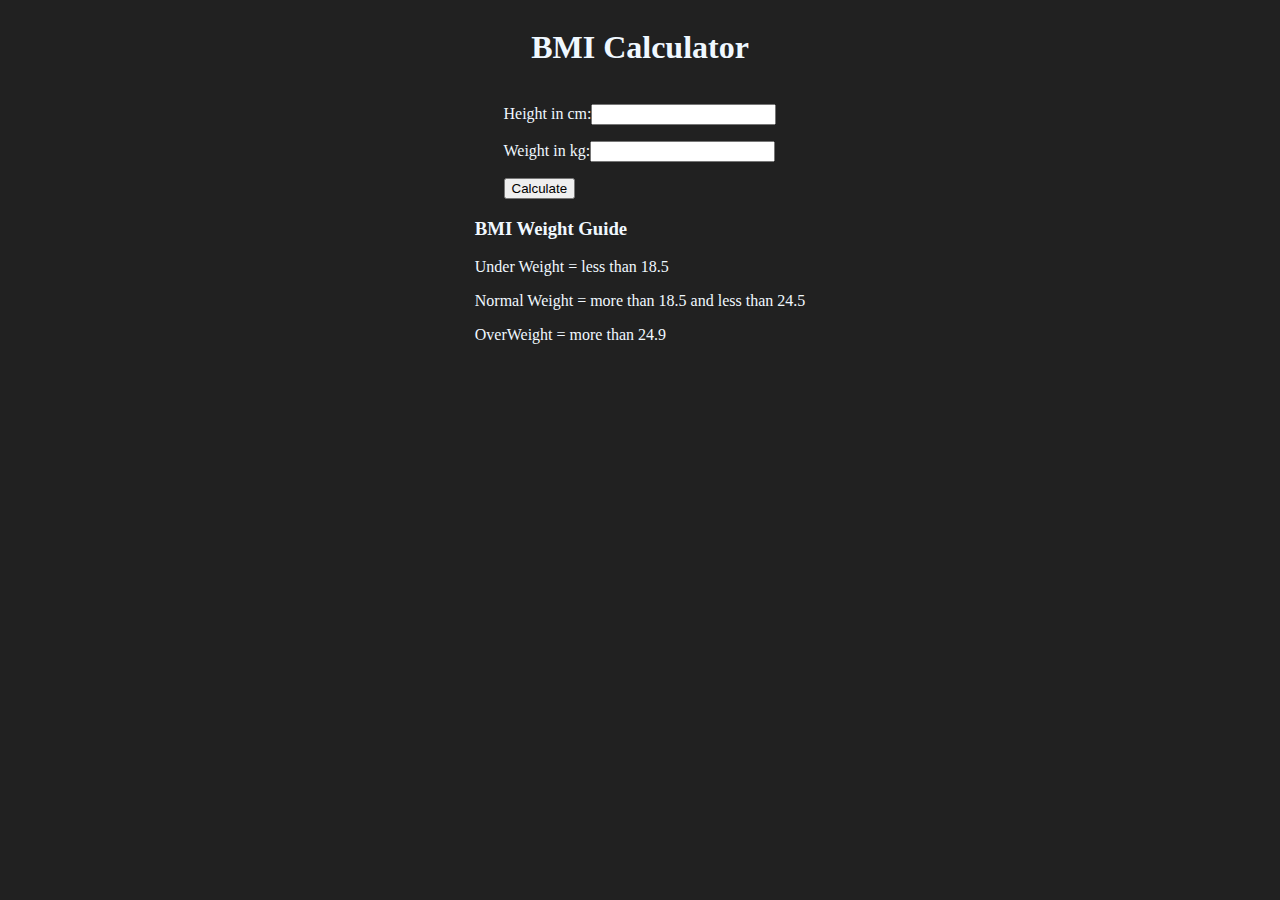
<file: bmi-calculator/index.html>
<!DOCTYPE html>
<html lang="en">
<head>
    <meta charset="UTF-8">
    <meta name="viewport" content="width=device-width, initial-scale=1.0">
    <title>BMI Calculator</title>
</head>
<style>
    .container{
        display: flex;
        align-items: center;
        flex-direction: column;

    }
</style>
<body style="background-color: #212121; color:aliceblue",>
    <div class="container">
        <h1>BMI Calculator</h1>
        <form action="">
            <p><label>Height in cm:</label><input type="text" id="height"></p>
            <p><label>Weight in kg:</label><input type="text" id="weight"></p>
            <button>Calculate</button>
        </form>
        <span id="result"></span>
        <div id="weight-guide">
            <h3>BMI Weight Guide</h3>
            <p>Under Weight = less than 18.5</p>
            <p>Normal Weight = more than 18.5 and less than 24.5</p>
            <p>OverWeight = more than 24.9</p>
        </div>
    </div>
</body>
<script>
    const form = document.querySelector('form');
    form.addEventListener('submit',(e)=>{
        e.preventDefault()
        const height = parseInt(document.querySelector('#height').value);
        const weight = parseInt(document.querySelector('#weight').value);
        const result = document.querySelector('#result');
        if(height === '' || height < 0 || isNaN(height)){
            result.innerHTML = `Please enter a valid height ${height}`
        } else if(weight === '' || weight < 0 || isNaN(weight))
        result.innerHTML = `Please enter a valid weight ${weight}`
        else{
            const bmi = ((weight/(height*height))*10000).toFixed(2);
            if(bmi < 18.5){
                result.innerHTML=`<span>${bmi}</span><br><p>Message: You r Under Weight</p>`;

            }else if(bmi>24.5){
                result.innerHTML=`<span>${bmi}</span><br><p>Message: You r over Weight</p>`;

            }
            else{
                result.innerHTML=`<span>${bmi}</span><br><p>Message: You have Normal Weight</p>`;
            }
        }

    })
</script>
</html>
</file>
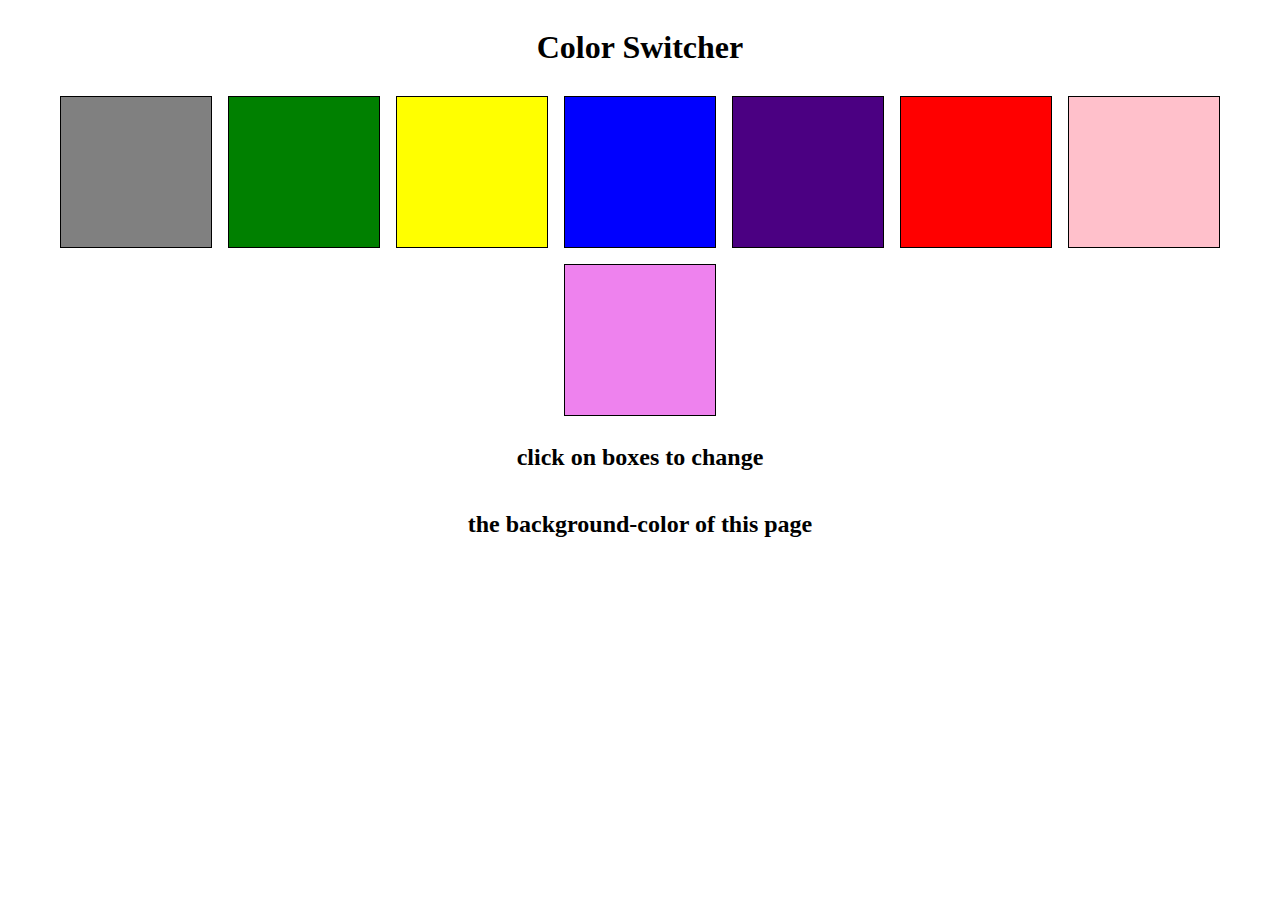
<file: color-changer/index.html>
<!DOCTYPE html>
<html lang="en">
<head>
    <meta charset="UTF-8">
    <meta name="viewport" content="width=device-width, initial-scale=1.0">
    <title>Color Switcher</title>
</head>
<style>
    .heading{
        display: flex;
        justify-content: center;
    }
    .container{
        display: flex;
        justify-content: center;
        flex-wrap: wrap;

    }
    .container .button{
        height: 150px;
        width: 150px;
        margin: .5rem;
        border: .1rem solid black;
    }
    #gray{
        background-color: gray;
    }
    #green{
        background-color: green;
    }
    #yellow{
        background-color: yellow;
    }
    #blue{
        background-color: blue;
    }
    #red{
        background-color: red;
    }
    #indigo{
        background-color: indigo;
    }
    #violet{
        background-color: violet;
    }
    #pink{
        background-color: pink;
    }
    footer{
        display: flex;
        flex-direction: column;
        align-items: center;
    }
</style>
<body>
    <div class="heading">
        <h1>Color Switcher</h1> 

    </div>
    <div class="container">
        <span class="button" id="gray"></span>
        <span class="button" id="green"></span>
        <span class="button" id="yellow"></span>
        <span class="button" id="blue"></span>
        <span class="button" id="indigo"></span>
        <span class="button" id="red"></span>
        <span class="button" id="pink"></span>
        <span class="button" id="violet"></span>
    </div>
    <footer>
        <h2>
            click on boxes to change </h2>
            <h2>the background-color of this page
        </h2>
    </footer>
</body>
<script>
    const body = document.querySelector('body');
    const btns = document.querySelectorAll('.button');
    btns.forEach( (item)=> {
        item.addEventListener('click',(e)=>{
            const id = e.target.id;
            body.style.backgroundColor = id;
        })
    })
</script>
</html>
</file>
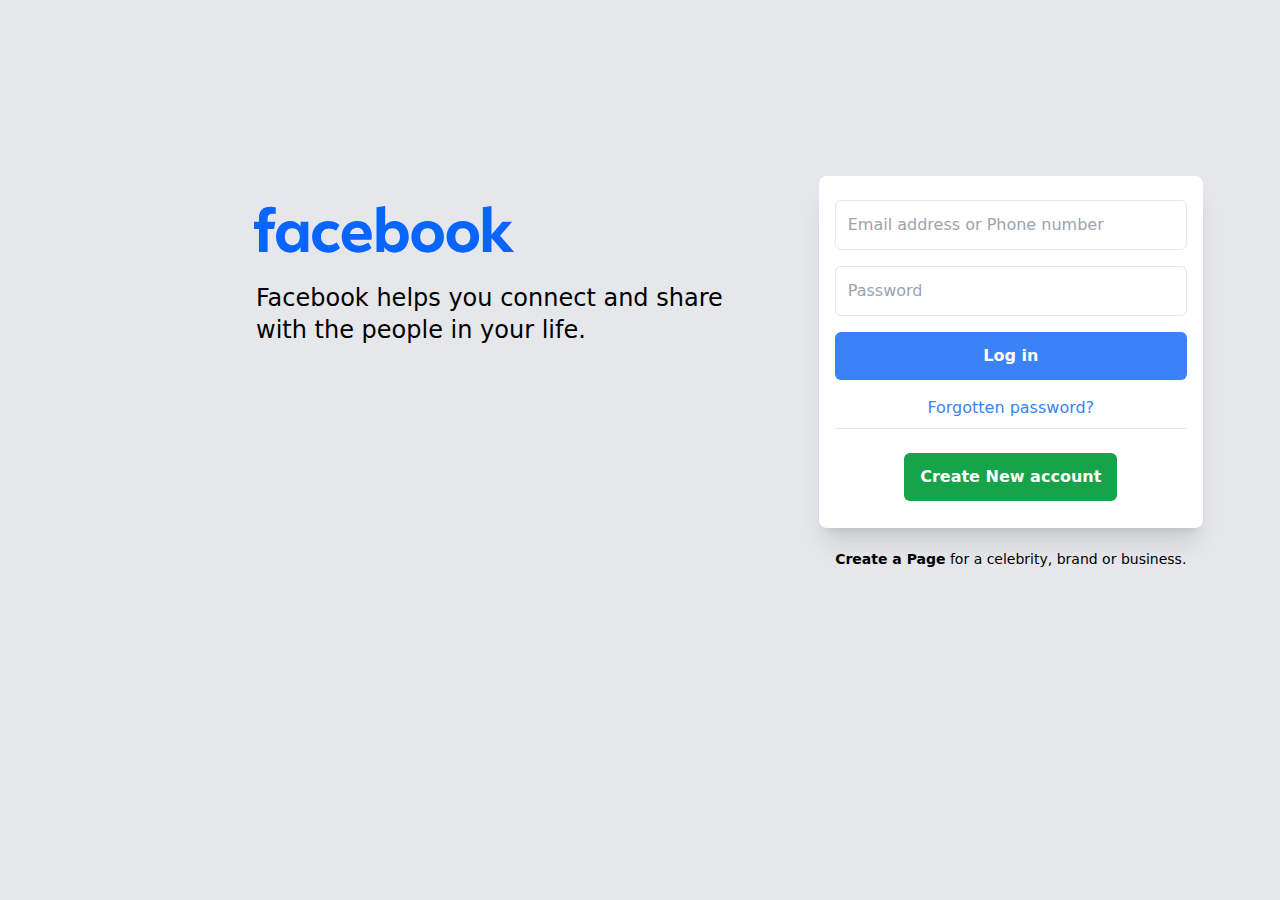
<file: Fb clone/index.html>
<!DOCTYPE html>
<html lang="en">
<head>
    <meta charset="UTF-8">
    <meta name="viewport" content="width=device-width, initial-scale=1.0">
    <title>Facebook – log in or sign up</title>
    <link rel="shortcut icon" href="assets/Facebook.16.png" type="image/x-icon">
  <link rel="stylesheet" href="assets/index-306f40d1.css">
</head>
<body>
    <div class=" flex h-screen pt-44 pl-56 gap-24 bg-gray-200 " id="main">
        <div class="left">
            <img class="w-80" src="assets/fb-0d6f8d20.svg" alt="">
            <p class="text-2xl font-normal pl-8">Facebook helps you connect and share </p>
            <p class="text-2xl font-normal pl-8">with the people in your life.</p>
        </div>
        <div class="right flex flex-col bg-white h-[22rem] w-96 rounded-lg px-4 py-4 shadow-xl  ">
            <input class=" border border-1 rounded-md my-2 outline-blue-300 p-3" type="text" id="" placeholder="Email address or Phone number">
            <input class=" border border-1 rounded-md my-2 p-3 outline-blue-300" type="password" id="" placeholder="Password">
            <button class="my-2 bg-blue-500 rounded-md font-bold text-white py-3">Log in</button>
            <a class="my-2 text-center text-blue-500 hover:underline" href="#">Forgotten password?</a>
            <hr>
            <button class= "my-2 mt-6 w-fit px-4 m-auto bg-green-600 hover:bg-green-700 rounded-md font-bold text-white py-3">Create New account</button>
            <span class="pt-6 text-sm text-center mt-4"><strong class="hover:underline cursor-pointer">Create a Page</strong> for a celebrity, brand or business.</span>
        </div>
    </div>
</body>
</html>
</file>
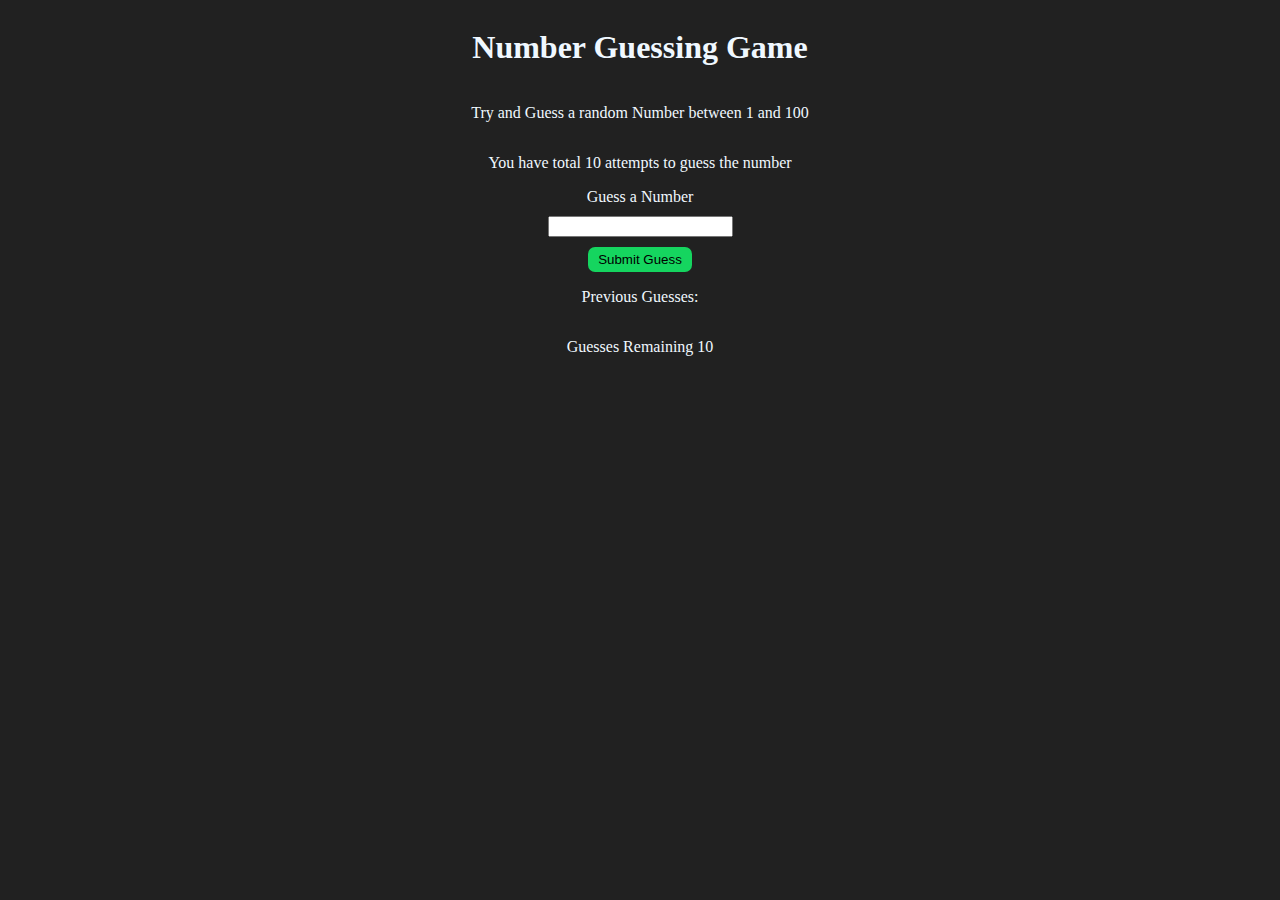
<file: guess-the-number/index.html>
<!DOCTYPE html>
<html lang="en">
<head>
    <meta charset="UTF-8">
    <meta name="viewport" content="width=device-width, initial-scale=1.0">
    <title>Guess-the-Number</title>
</head>
<style>
    header{
        display: flex;
        flex-direction: column;
        align-items: center;        
    }
    .container form{ 
        display: flex;
        flex-direction: column;
        align-items: center;  
        gap: 10px;     
    }
    #submit {
        background-color: #15d55f;
        padding: 5px 10px;
        border: none;
        border-radius: 7px;



    }
    .results{
        display: flex;
        flex-direction: column;
        align-items: center;
    }


</style>
<body style="background-color: #212121;color:aliceblue;">
    <header>
        <h1>Number Guessing Game</h1>
        <p>Try and Guess a random Number between 1 and 100</p>
        <p>You have total 10 attempts to guess the number</p>
    </header>
    <div class="container">
        <form class="form">
            <label for="guessField">Guess a Number</label>
            <input type="text" id="guessField">
            <input type="submit" id="submit" value="Submit Guess">
        </form>
    </div>
    <div class="results">
        <p>Previous Guesses: <span class="guesses"></span></p>
        <p>Guesses Remaining <span class="lastResult">10</span></p>
        <p class="lowOrHigh"></p>
    </div>
</body>
<script src="script.js"></script>
</html>
</file>
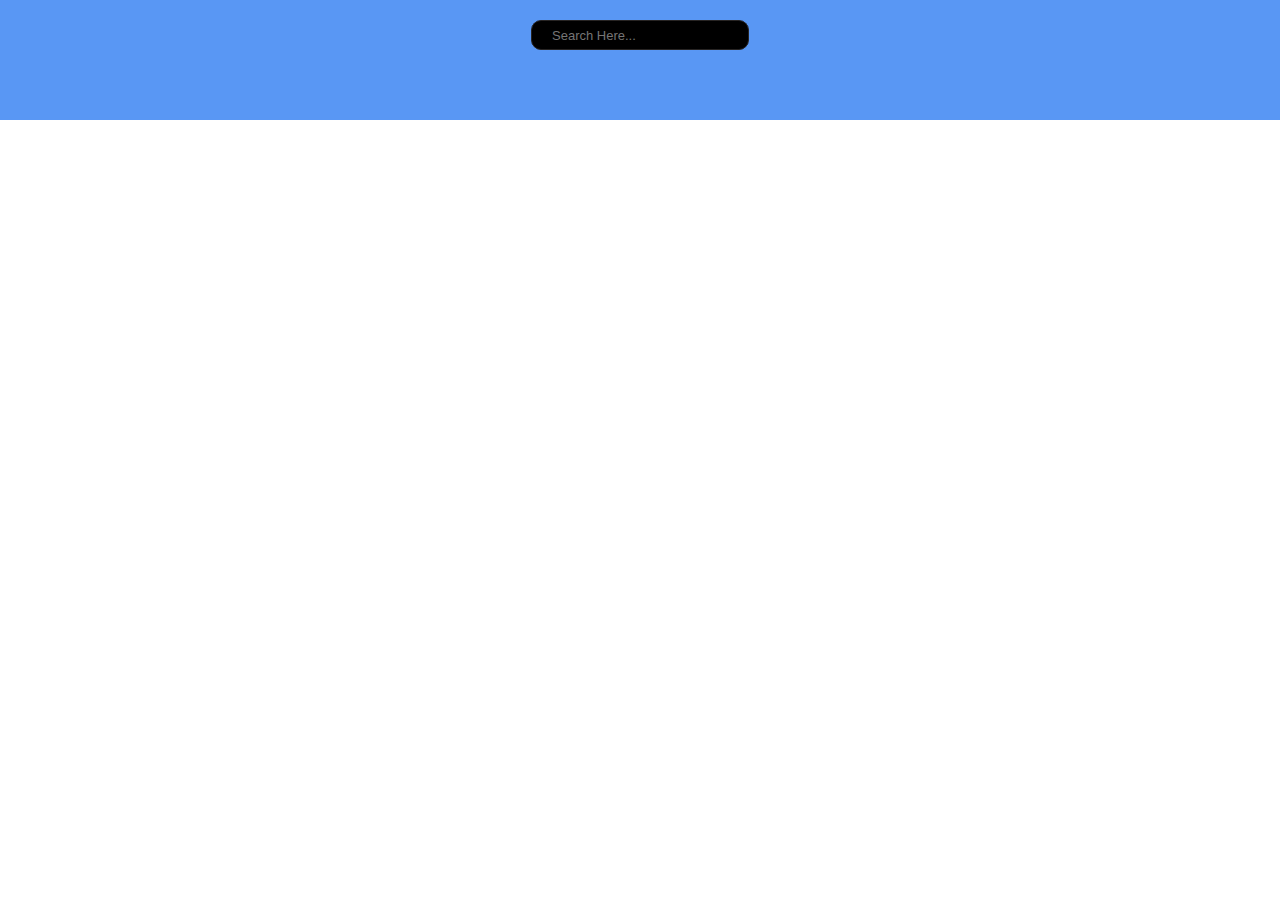
<file: movie-app/index.html>
<!DOCTYPE html>
<html lang="en">
<head>
    <meta charset="UTF-8">
    <meta name="viewport" content="width=device-width, initial-scale=1.0">
    <title>Movie App</title>
    <link rel="stylesheet" href="style.css">
</head>
<body>
    <div class="container">
        <div class="search">
            <input class="searchBar" type="text" placeholder="Search Here...">
        </div>
        <div class="rows">
        </div>
    </div>
</body>
<script src="index.js"></script>
</html>
</file>
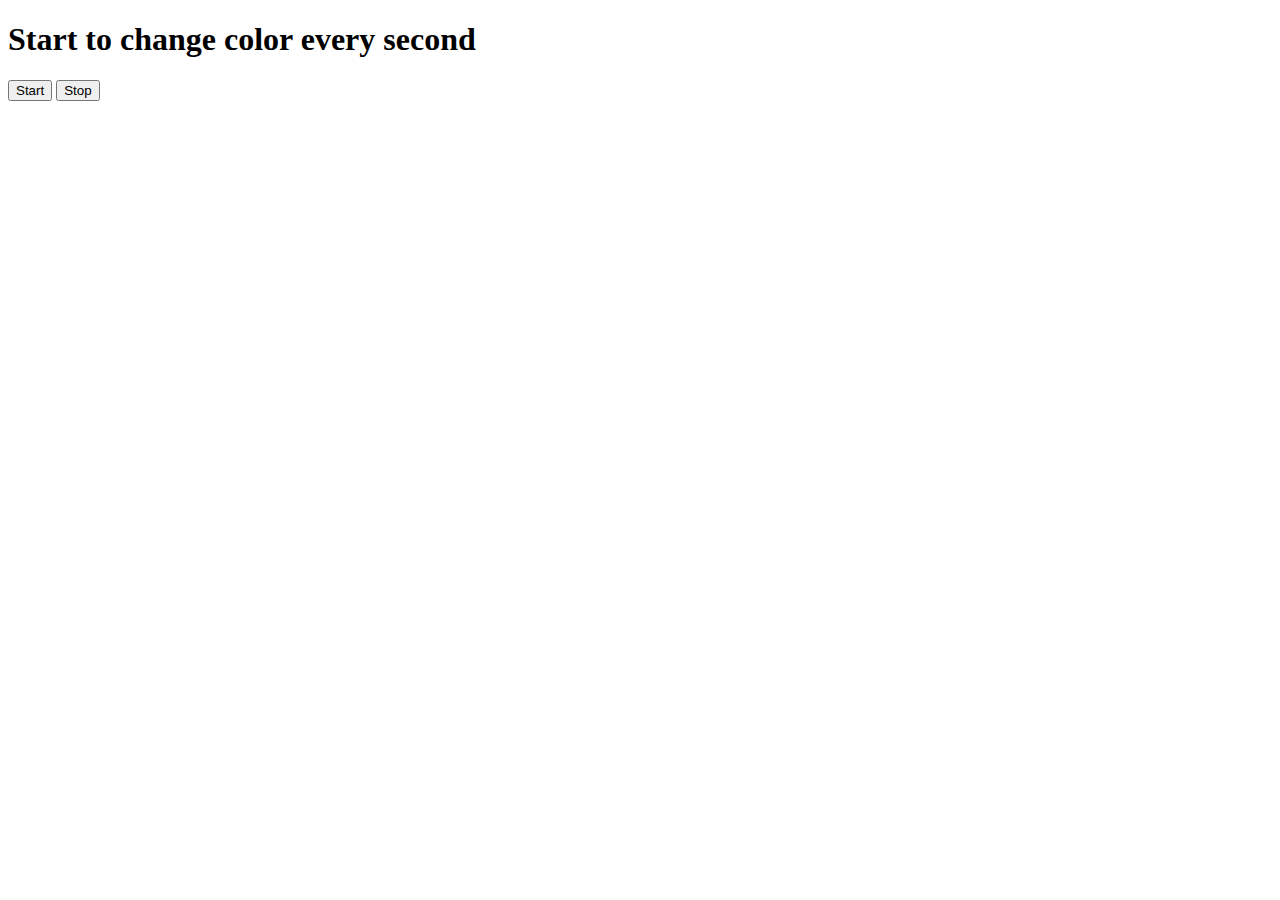
<file: unlimited-color/index.html>
<!DOCTYPE html>
<html lang="en">
<head>
    <meta charset="UTF-8">
    <meta name="viewport" content="width=device-width, initial-scale=1.0">
    <title>Background Color Changer</title>
</head>
<body>
    <div class="container">
        <h1>Start to change color every second</h1>
        <button id="start">Start</button>
        <button id="stop">Stop</button>
    </div>

</body>
<script src="script.js"></script>
</html>
</file>
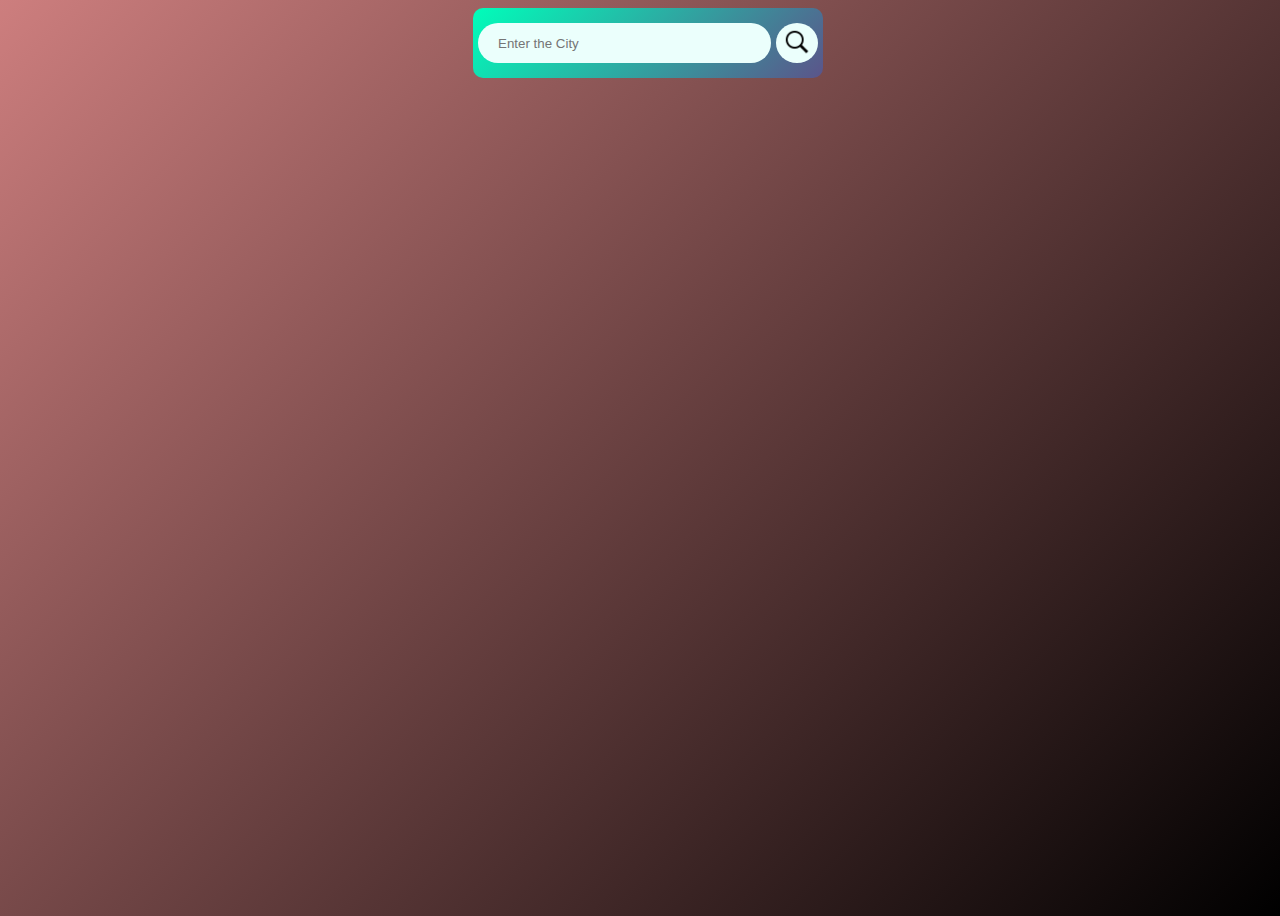
<file: weather-app/index.html>
<!DOCTYPE html>
<html lang="en">
<head>
    <meta charset="UTF-8">
    <meta name="viewport" content="width=device-width, initial-scale=1.0">
    <title>Weather</title>
    <link rel="stylesheet" href="style.css">
</head>
<body>
    <div class="main">
        <div class="search-bar">
            <input class="input-field" type="text" placeholder="Enter the City" spellcheck="false">
            <button class="search"><img src="Search.png" alt="search" height="30px"></button>
        </div>
        <p class="prompt">Invalid City Name</p>
            <div class="weather">
                <img src="cloud.png" alt="weather" height="100px">
                <h1 class="temp">22°C</h1>
                <h2 class="city">New York</h2>
                <div class="details">

                    <div class="col">
                        <img src="humidity'.png" alt="" height="80px">
                        <div>
                            <p class="humidity">50%</p>
                            <p>Humidity</p>
                        </div>  
                    </div>
                    <div class="col">
                        <img src="breeze.png" alt="" height="80px">
                        <div>
                            <p class="wind-speed">10 Km/h</p>
                            <p>Wind-speed</p>
                        </div>  
                    </div>
                </div>
            </div>
    </div>
</body>
<script src="index.js"></script>
</html>
</file>
<file: Fb clone/assets/index-306f40d1.css>
*,
:before,
:after {
    box-sizing: border-box;
    border-width: 0;
    border-style: solid;
    border-color: #e5e7eb
}

:before,
:after {
    --tw-content: ""
}

html {
    line-height: 1.5;
    -webkit-text-size-adjust: 100%;
    -moz-tab-size: 4;
    -o-tab-size: 4;
    tab-size: 4;
    font-family: ui-sans-serif, system-ui, -apple-system, BlinkMacSystemFont, Segoe UI, Roboto, Helvetica Neue, Arial, Noto Sans, sans-serif, "Apple Color Emoji", "Segoe UI Emoji", Segoe UI Symbol, "Noto Color Emoji";
    font-feature-settings: normal;
    font-variation-settings: normal
}

body {
    margin: 0;
    line-height: inherit
}

hr {
    height: 0;
    color: inherit;
    border-top-width: 1px
}

abbr:where([title]) {
    -webkit-text-decoration: underline dotted;
    text-decoration: underline dotted
}

h1,
h2,
h3,
h4,
h5,
h6 {
    font-size: inherit;
    font-weight: inherit
}

a {
    color: inherit;
    text-decoration: inherit
}

b,
strong {
    font-weight: bolder
}

code,
kbd,
samp,
pre {
    font-family: ui-monospace, SFMono-Regular, Menlo, Monaco, Consolas, Liberation Mono, Courier New, monospace;
    font-size: 1em
}

small {
    font-size: 80%
}

sub,
sup {
    font-size: 75%;
    line-height: 0;
    position: relative;
    vertical-align: baseline
}

sub {
    bottom: -.25em
}

sup {
    top: -.5em
}

table {
    text-indent: 0;
    border-color: inherit;
    border-collapse: collapse
}

button,
input,
optgroup,
select,
textarea {
    font-family: inherit;
    font-feature-settings: inherit;
    font-variation-settings: inherit;
    font-size: 100%;
    font-weight: inherit;
    line-height: inherit;
    color: inherit;
    margin: 0;
    padding: 0
}

button,
select {
    text-transform: none
}

button,
[type=button],
[type=reset],
[type=submit] {
    -webkit-appearance: button;
    background-color: transparent;
    background-image: none
}

:-moz-focusring {
    outline: auto
}

:-moz-ui-invalid {
    box-shadow: none
}

progress {
    vertical-align: baseline
}

::-webkit-inner-spin-button,
::-webkit-outer-spin-button {
    height: auto
}

[type=search] {
    -webkit-appearance: textfield;
    outline-offset: -2px
}

::-webkit-search-decoration {
    -webkit-appearance: none
}

::-webkit-file-upload-button {
    -webkit-appearance: button;
    font: inherit
}

summary {
    display: list-item
}

blockquote,
dl,
dd,
h1,
h2,
h3,
h4,
h5,
h6,
hr,
figure,
p,
pre {
    margin: 0
}

fieldset {
    margin: 0;
    padding: 0
}

legend {
    padding: 0
}

ol,
ul,
menu {
    list-style: none;
    margin: 0;
    padding: 0
}

dialog {
    padding: 0
}

textarea {
    resize: vertical
}

input::-moz-placeholder,
textarea::-moz-placeholder {
    opacity: 1;
    color: #9ca3af
}

input::placeholder,
textarea::placeholder {
    opacity: 1;
    color: #9ca3af
}

button,
[role=button] {
    cursor: pointer
}

:disabled {
    cursor: default
}

img,
svg,
video,
canvas,
audio,
iframe,
embed,
object {
    display: block;
    vertical-align: middle
}

img,
video {
    max-width: 100%;
    height: auto
}

[hidden] {
    display: none
}

*,
:before,
:after {
    --tw-border-spacing-x: 0;
    --tw-border-spacing-y: 0;
    --tw-translate-x: 0;
    --tw-translate-y: 0;
    --tw-rotate: 0;
    --tw-skew-x: 0;
    --tw-skew-y: 0;
    --tw-scale-x: 1;
    --tw-scale-y: 1;
    --tw-pan-x: ;
    --tw-pan-y: ;
    --tw-pinch-zoom: ;
    --tw-scroll-snap-strictness: proximity;
    --tw-gradient-from-position: ;
    --tw-gradient-via-position: ;
    --tw-gradient-to-position: ;
    --tw-ordinal: ;
    --tw-slashed-zero: ;
    --tw-numeric-figure: ;
    --tw-numeric-spacing: ;
    --tw-numeric-fraction: ;
    --tw-ring-inset: ;
    --tw-ring-offset-width: 0px;
    --tw-ring-offset-color: #fff;
    --tw-ring-color: rgb(59 130 246 / .5);
    --tw-ring-offset-shadow: 0 0 #0000;
    --tw-ring-shadow: 0 0 #0000;
    --tw-shadow: 0 0 #0000;
    --tw-shadow-colored: 0 0 #0000;
    --tw-blur: ;
    --tw-brightness: ;
    --tw-contrast: ;
    --tw-grayscale: ;
    --tw-hue-rotate: ;
    --tw-invert: ;
    --tw-saturate: ;
    --tw-sepia: ;
    --tw-drop-shadow: ;
    --tw-backdrop-blur: ;
    --tw-backdrop-brightness: ;
    --tw-backdrop-contrast: ;
    --tw-backdrop-grayscale: ;
    --tw-backdrop-hue-rotate: ;
    --tw-backdrop-invert: ;
    --tw-backdrop-opacity: ;
    --tw-backdrop-saturate: ;
    --tw-backdrop-sepia:
}

::backdrop {
    --tw-border-spacing-x: 0;
    --tw-border-spacing-y: 0;
    --tw-translate-x: 0;
    --tw-translate-y: 0;
    --tw-rotate: 0;
    --tw-skew-x: 0;
    --tw-skew-y: 0;
    --tw-scale-x: 1;
    --tw-scale-y: 1;
    --tw-pan-x: ;
    --tw-pan-y: ;
    --tw-pinch-zoom: ;
    --tw-scroll-snap-strictness: proximity;
    --tw-gradient-from-position: ;
    --tw-gradient-via-position: ;
    --tw-gradient-to-position: ;
    --tw-ordinal: ;
    --tw-slashed-zero: ;
    --tw-numeric-figure: ;
    --tw-numeric-spacing: ;
    --tw-numeric-fraction: ;
    --tw-ring-inset: ;
    --tw-ring-offset-width: 0px;
    --tw-ring-offset-color: #fff;
    --tw-ring-color: rgb(59 130 246 / .5);
    --tw-ring-offset-shadow: 0 0 #0000;
    --tw-ring-shadow: 0 0 #0000;
    --tw-shadow: 0 0 #0000;
    --tw-shadow-colored: 0 0 #0000;
    --tw-blur: ;
    --tw-brightness: ;
    --tw-contrast: ;
    --tw-grayscale: ;
    --tw-hue-rotate: ;
    --tw-invert: ;
    --tw-saturate: ;
    --tw-sepia: ;
    --tw-drop-shadow: ;
    --tw-backdrop-blur: ;
    --tw-backdrop-brightness: ;
    --tw-backdrop-contrast: ;
    --tw-backdrop-grayscale: ;
    --tw-backdrop-hue-rotate: ;
    --tw-backdrop-invert: ;
    --tw-backdrop-opacity: ;
    --tw-backdrop-saturate: ;
    --tw-backdrop-sepia:
}

.m-auto {
    margin: auto
}

.my-2 {
    margin-top: .5rem;
    margin-bottom: .5rem
}

.mt-4 {
    margin-top: 1rem
}

.mt-6 {
    margin-top: 1.5rem
}

.flex {
    display: flex
}

.h-\[22rem\] {
    height: 22rem
}

.h-screen {
    height: 100vh
}

.w-80 {
    width: 20rem
}

.w-96 {
    width: 24rem
}

.w-fit {
    width: -moz-fit-content;
    width: fit-content
}

.cursor-pointer {
    cursor: pointer
}

.flex-col {
    flex-direction: column
}

.gap-24 {
    gap: 6rem
}

.rounded-lg {
    border-radius: .5rem
}

.rounded-md {
    border-radius: .375rem
}

.border {
    border-width: 1px
}

.bg-blue-500 {
    --tw-bg-opacity: 1;
    background-color: rgb(59 130 246 / var(--tw-bg-opacity))
}

.bg-gray-200 {
    --tw-bg-opacity: 1;
    background-color: rgb(229 231 235 / var(--tw-bg-opacity))
}

.bg-green-600 {
    --tw-bg-opacity: 1;
    background-color: rgb(22 163 74 / var(--tw-bg-opacity))
}

.bg-white {
    --tw-bg-opacity: 1;
    background-color: rgb(255 255 255 / var(--tw-bg-opacity))
}

.p-3 {
    padding: .75rem
}

.px-4 {
    padding-left: 1rem;
    padding-right: 1rem
}

.py-3 {
    padding-top: .75rem;
    padding-bottom: .75rem
}

.py-4 {
    padding-top: 1rem;
    padding-bottom: 1rem
}

.pl-56 {
    padding-left: 14rem
}

.pl-8 {
    padding-left: 2rem
}

.pt-44 {
    padding-top: 11rem
}

.pt-6 {
    padding-top: 1.5rem
}

.text-center {
    text-align: center
}

.text-2xl {
    font-size: 1.5rem;
    line-height: 2rem
}

.text-sm {
    font-size: .875rem;
    line-height: 1.25rem
}

.font-bold {
    font-weight: 700
}

.font-normal {
    font-weight: 400
}

.text-blue-500 {
    --tw-text-opacity: 1;
    color: rgb(59 130 246 / var(--tw-text-opacity))
}

.text-white {
    --tw-text-opacity: 1;
    color: rgb(255 255 255 / var(--tw-text-opacity))
}

.shadow-xl {
    --tw-shadow: 0 20px 25px -5px rgb(0 0 0 / .1), 0 8px 10px -6px rgb(0 0 0 / .1);
    --tw-shadow-colored: 0 20px 25px -5px var(--tw-shadow-color), 0 8px 10px -6px var(--tw-shadow-color);
    box-shadow: var(--tw-ring-offset-shadow, 0 0 #0000), var(--tw-ring-shadow, 0 0 #0000), var(--tw-shadow)
}

.outline-blue-300 {
    outline-color: #93c5fd
}

.hover\:bg-green-700:hover {
    --tw-bg-opacity: 1;
    background-color: rgb(21 128 61 / var(--tw-bg-opacity))
}

.hover\:underline:hover {
    text-decoration-line: underline
}
@media  {
    
}
</file>
<file: movie-app/style.css>
* {
    margin: 0;
    padding: 0;
    box-sizing: border-box;
    font-size: small;
}

.container {
    background-color: rgb(89, 151, 244);
    display: flex;
    width: 100vw;
    height: 100%;
    align-items: center;
    flex-direction: column;
    padding-bottom: 50px;

}

.search input {
    height: 30px;
    margin: 20px 0;
    background: black;
    padding: 0 20px;
    border: none;
    border: 1px solid rgb(39, 36, 35);
    color: aliceblue;
    border-radius: 10px;
}

.rows {

    display: inline-flex;
    flex-direction: row;
    flex-wrap: wrap;
    align-items: center;
    justify-content: center;
    gap: 20px;
}

.rows .card {
    width: 300px;
    height: 300px;
    padding-bottom: 20px;
    background: #967777;
    overflow: hidden;
}

.top {
    display: inline-flex;
    gap: 150px;
    justify-content: center;
    align-items: center;
    margin-bottom: 10px;

}

.top p {
    font-size: large;
    color: rgb(197, 149, 29);
}

.hidden {
    background: rgb(255, 255, 255);
    transition: all .2s linear;
    padding: 10px 15px;
}

.card img {
    width: 300px;
    height: 300px;
}

.card:hover .hidden {
    transform: translateY(-100%);
}
</file>
<file: weather-app/style.css>
body{
    
    width: 100vw;
    height: 100vh; 
    background: linear-gradient(135deg,#cd7e7e,#000000);
    background-repeat:no-repeat ;
}
.main{
    padding-top: 10px;
   text-align: center;
   margin: auto;
    width: 350px;
    padding-bottom: 10px;
    border-radius: 10px;
    background: linear-gradient(135deg,#00feba,#5b548a);
}
.search-bar{
    display: flex;
    align-items: center;
    justify-content: space-between;
    width: 100%;

}

.search-bar input{
    
    border: 0;
    outline: 0;
    flex: 1;
    height: 40px;
    border-radius: 20px;
    margin: 5px;
    background-color: #ebfffc;
    color: #555;
    padding: 0 20px;

}
.search-bar button{
    border: 0;
    outline: 0;
    height: 40px;
    margin-right: 5px;
    background-color: #ebfffc;
    border-radius: 50%;
    cursor: pointer;
}
.weather img{
    margin-top: 10px;
}
.weather h1{
    font-size: 50px;
    font-weight: 500;
    color: #ebfffc;
}
.weather h2{
    font-size: 45px;
    font-weight: 500;
    color: #ebfffc;
}
.details{
    display: flex;
    align-items: center;
    justify-content: space-around;
}
.col{
    display: flex;
    text-align: left;
    align-items: center;
    color: #ebfffc;
}
.wind-speed ,.humidity{
    font-size: 1.5rem;
}
.weather{
    display: none;
}
.prompt{
    display: none;
}
</file>
